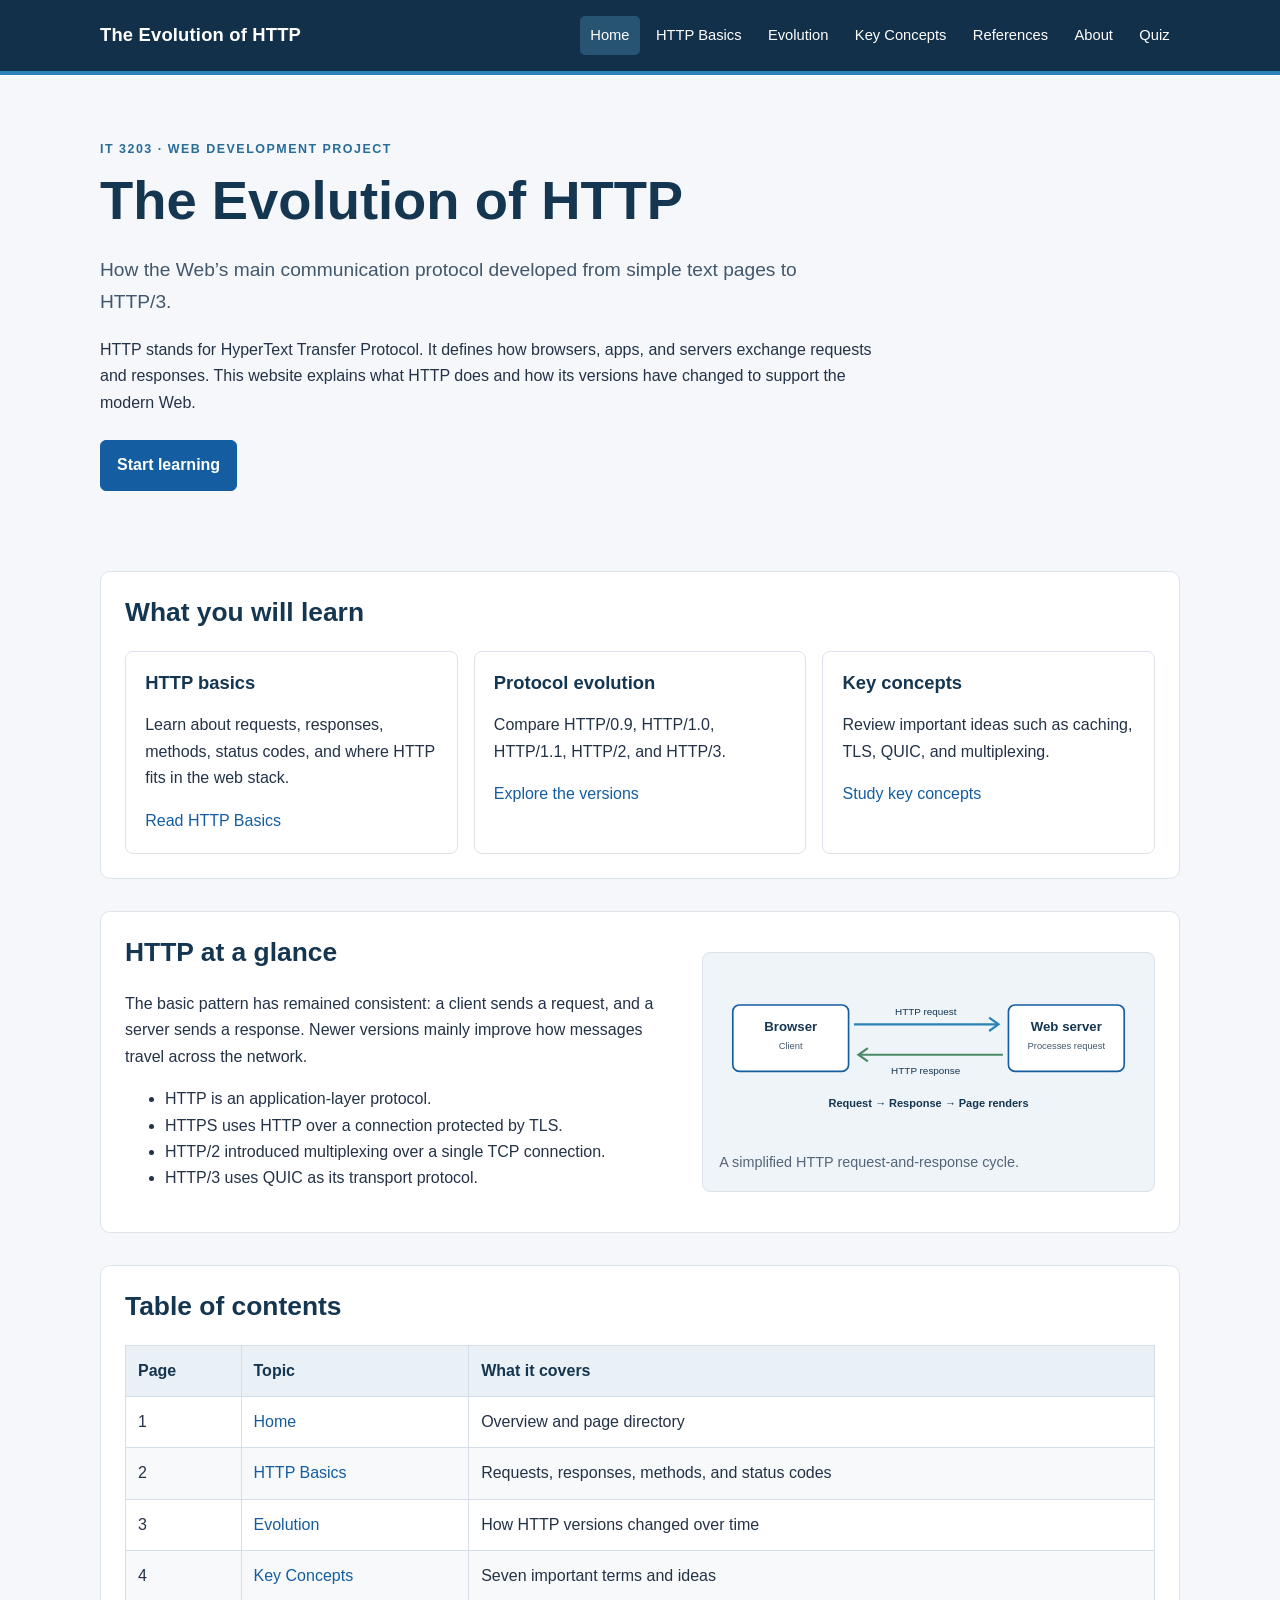
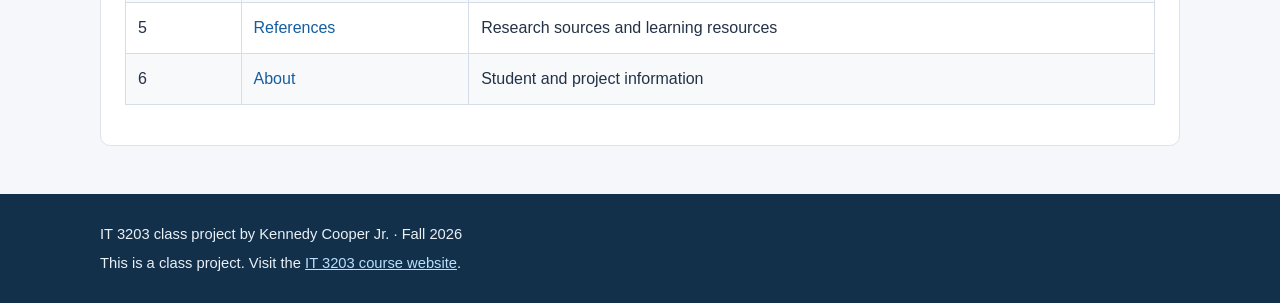
<file: index.html>
<!DOCTYPE html>
<html lang="en">
<head>
  <meta charset="UTF-8">
  <meta name="viewport" content="width=device-width, initial-scale=1.0">
  <title>The Evolution of HTTP | Home</title>
  <link rel="stylesheet" href="style.css">
</head>
<body>
  <!-- Shared header and navigation keep the site consistent across pages. -->
  <header class="site-header">
    <div class="container header-inner">
      <a class="site-name" href="index.html">The Evolution of HTTP</a>
      <nav aria-label="Main navigation">
        <ul class="nav-list">
          <li><a class="active" href="index.html">Home</a></li>
          <li><a href="basics.html">HTTP Basics</a></li>
          <li><a href="evolution.html">Evolution</a></li>
          <li><a href="concepts.html">Key Concepts</a></li>
          <li><a href="references.html">References</a></li>
          <li><a href="about.html">About</a></li>
          <li><a href="quiz.html">Quiz</a></li>

        </ul>
      </nav>
    </div>
  </header>

  <main class="container">
    <section class="hero">
      <p class="eyebrow">IT 3203 · Web Development Project</p>
      <h1>The Evolution of HTTP</h1>
      <p class="lead">How the Web’s main communication protocol developed from simple text pages to HTTP/3.</p>
      <p>HTTP stands for HyperText Transfer Protocol. It defines how browsers, apps, and servers exchange requests and responses. This website explains what HTTP does and how its versions have changed to support the modern Web.</p>
      <a class="button-link" href="basics.html">Start learning</a>
    </section>

    <section class="content-section">
      <h2>What you will learn</h2>
      <div class="card-grid">
        <article class="info-card">
          <h3>HTTP basics</h3>
          <p>Learn about requests, responses, methods, status codes, and where HTTP fits in the web stack.</p>
          <a href="basics.html">Read HTTP Basics</a>
        </article>
        <article class="info-card">
          <h3>Protocol evolution</h3>
          <p>Compare HTTP/0.9, HTTP/1.0, HTTP/1.1, HTTP/2, and HTTP/3.</p>
          <a href="evolution.html">Explore the versions</a>
        </article>
        <article class="info-card">
          <h3>Key concepts</h3>
          <p>Review important ideas such as caching, TLS, QUIC, and multiplexing.</p>
          <a href="concepts.html">Study key concepts</a>
        </article>
      </div>
    </section>

    <section class="content-section two-column">
      <div>
        <h2>HTTP at a glance</h2>
        <p>The basic pattern has remained consistent: a client sends a request, and a server sends a response. Newer versions mainly improve how messages travel across the network.</p>
        <ul>
          <li>HTTP is an application-layer protocol.</li>
          <li>HTTPS uses HTTP over a connection protected by TLS.</li>
          <li>HTTP/2 introduced multiplexing over a single TCP connection.</li>
          <li>HTTP/3 uses QUIC as its transport protocol.</li>
        </ul>
      </div>
      <figure class="diagram">
        <img src="http-flow.svg" alt="Diagram showing a browser sending an HTTP request to a web server and receiving a response">
        <figcaption>A simplified HTTP request-and-response cycle.</figcaption>
      </figure>
    </section>

    <section class="content-section">
      <h2>Table of contents</h2>
      <table>
        <thead><tr><th>Page</th><th>Topic</th><th>What it covers</th></tr></thead>
        <tbody>
          <tr><td>1</td><td><a href="index.html">Home</a></td><td>Overview and page directory</td></tr>
          <tr><td>2</td><td><a href="basics.html">HTTP Basics</a></td><td>Requests, responses, methods, and status codes</td></tr>
          <tr><td>3</td><td><a href="evolution.html">Evolution</a></td><td>How HTTP versions changed over time</td></tr>
          <tr><td>4</td><td><a href="concepts.html">Key Concepts</a></td><td>Seven important terms and ideas</td></tr>
          <tr><td>5</td><td><a href="references.html">References</a></td><td>Research sources and learning resources</td></tr>
          <tr><td>6</td><td><a href="about.html">About</a></td><td>Student and project information</td></tr>
        </tbody>
      </table>
    </section>
  </main>

  <!-- The footer identifies this as a class project, as required by the guide. -->
  <footer class="site-footer">
    <div class="container">
      <p>IT 3203 class project by Kennedy Cooper Jr. · Fall 2026</p>
      <p>This is a class project. Visit the <a href="https://ksuweb.github.io/IT3203/">IT 3203 course website</a>.</p>
    </div>
  </footer>
</body>
</html>
</file>
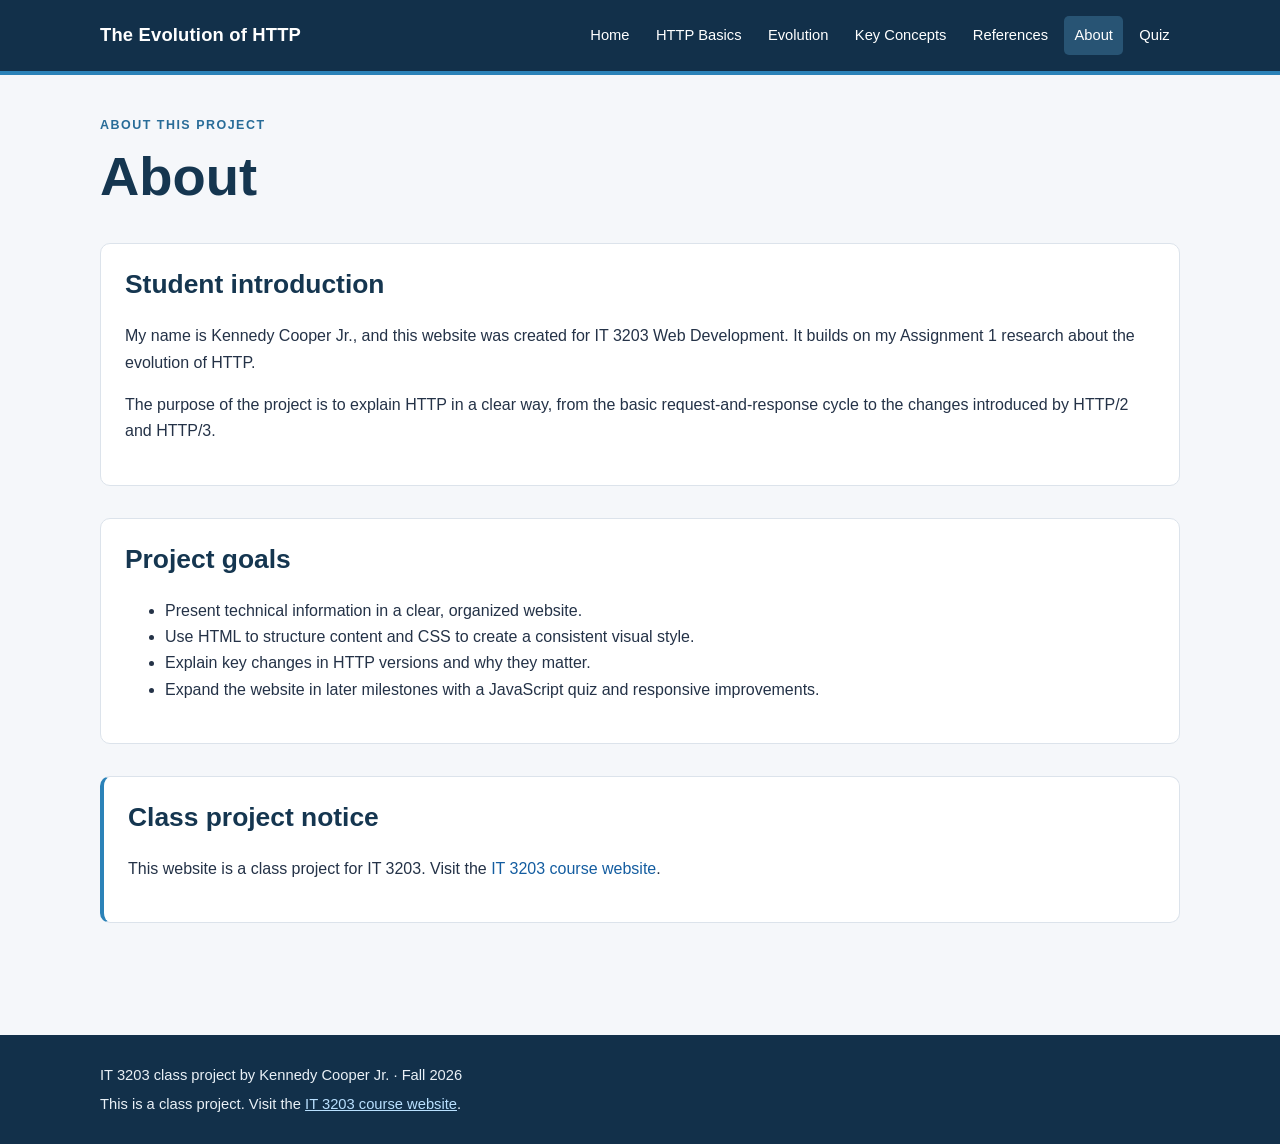
<file: about.html>
<!DOCTYPE html>
<html lang="en">
<head>
  <meta charset="UTF-8">
  <meta name="viewport" content="width=device-width, initial-scale=1.0">
  <title>The Evolution of HTTP | About</title>
  <link rel="stylesheet" href="style.css">
</head>
<body>
  <!-- Shared site header. Update this page if you want to add more approved personal details. -->
  <header class="site-header"><div class="container header-inner">
    <a class="site-name" href="index.html">The Evolution of HTTP</a>
    <nav aria-label="Main navigation"><ul class="nav-list">
      <li><a href="index.html">Home</a></li><li><a href="basics.html">HTTP Basics</a></li>
      <li><a href="evolution.html">Evolution</a></li><li><a href="concepts.html">Key Concepts</a></li>
      <li><a href="references.html">References</a></li><li><a class="active" href="about.html">About</a></li>
      <li><a href="quiz.html">Quiz</a></li>

    </ul></nav>
  </div></header>
  <main class="container page-content">
    <p class="eyebrow">About this project</p>
    <h1>About</h1>
    <section class="content-section">
      <h2>Student introduction</h2>
      <p>My name is Kennedy Cooper Jr., and this website was created for IT 3203 Web Development. It builds on my Assignment 1 research about the evolution of HTTP.</p>
      <p>The purpose of the project is to explain HTTP in a clear way, from the basic request-and-response cycle to the changes introduced by HTTP/2 and HTTP/3.</p>
    </section>
    <section class="content-section">
      <h2>Project goals</h2>
      <ul>
        <li>Present technical information in a clear, organized website.</li>
        <li>Use HTML to structure content and CSS to create a consistent visual style.</li>
        <li>Explain key changes in HTTP versions and why they matter.</li>
        <li>Expand the website in later milestones with a JavaScript quiz and responsive improvements.</li>
      </ul>
    </section>
    <section class="content-section note">
      <h2>Class project notice</h2>
      <p>This website is a class project for IT 3203. Visit the <a href="https://ksuweb.github.io/IT3203/">IT 3203 course website</a>.</p>
    </section>
  </main>
  <footer class="site-footer"><div class="container">
    <p>IT 3203 class project by Kennedy Cooper Jr. · Fall 2026</p>
    <p>This is a class project. Visit the <a href="https://ksuweb.github.io/IT3203/">IT 3203 course website</a>.</p>
  </div></footer>
</body>
</html>
</file>
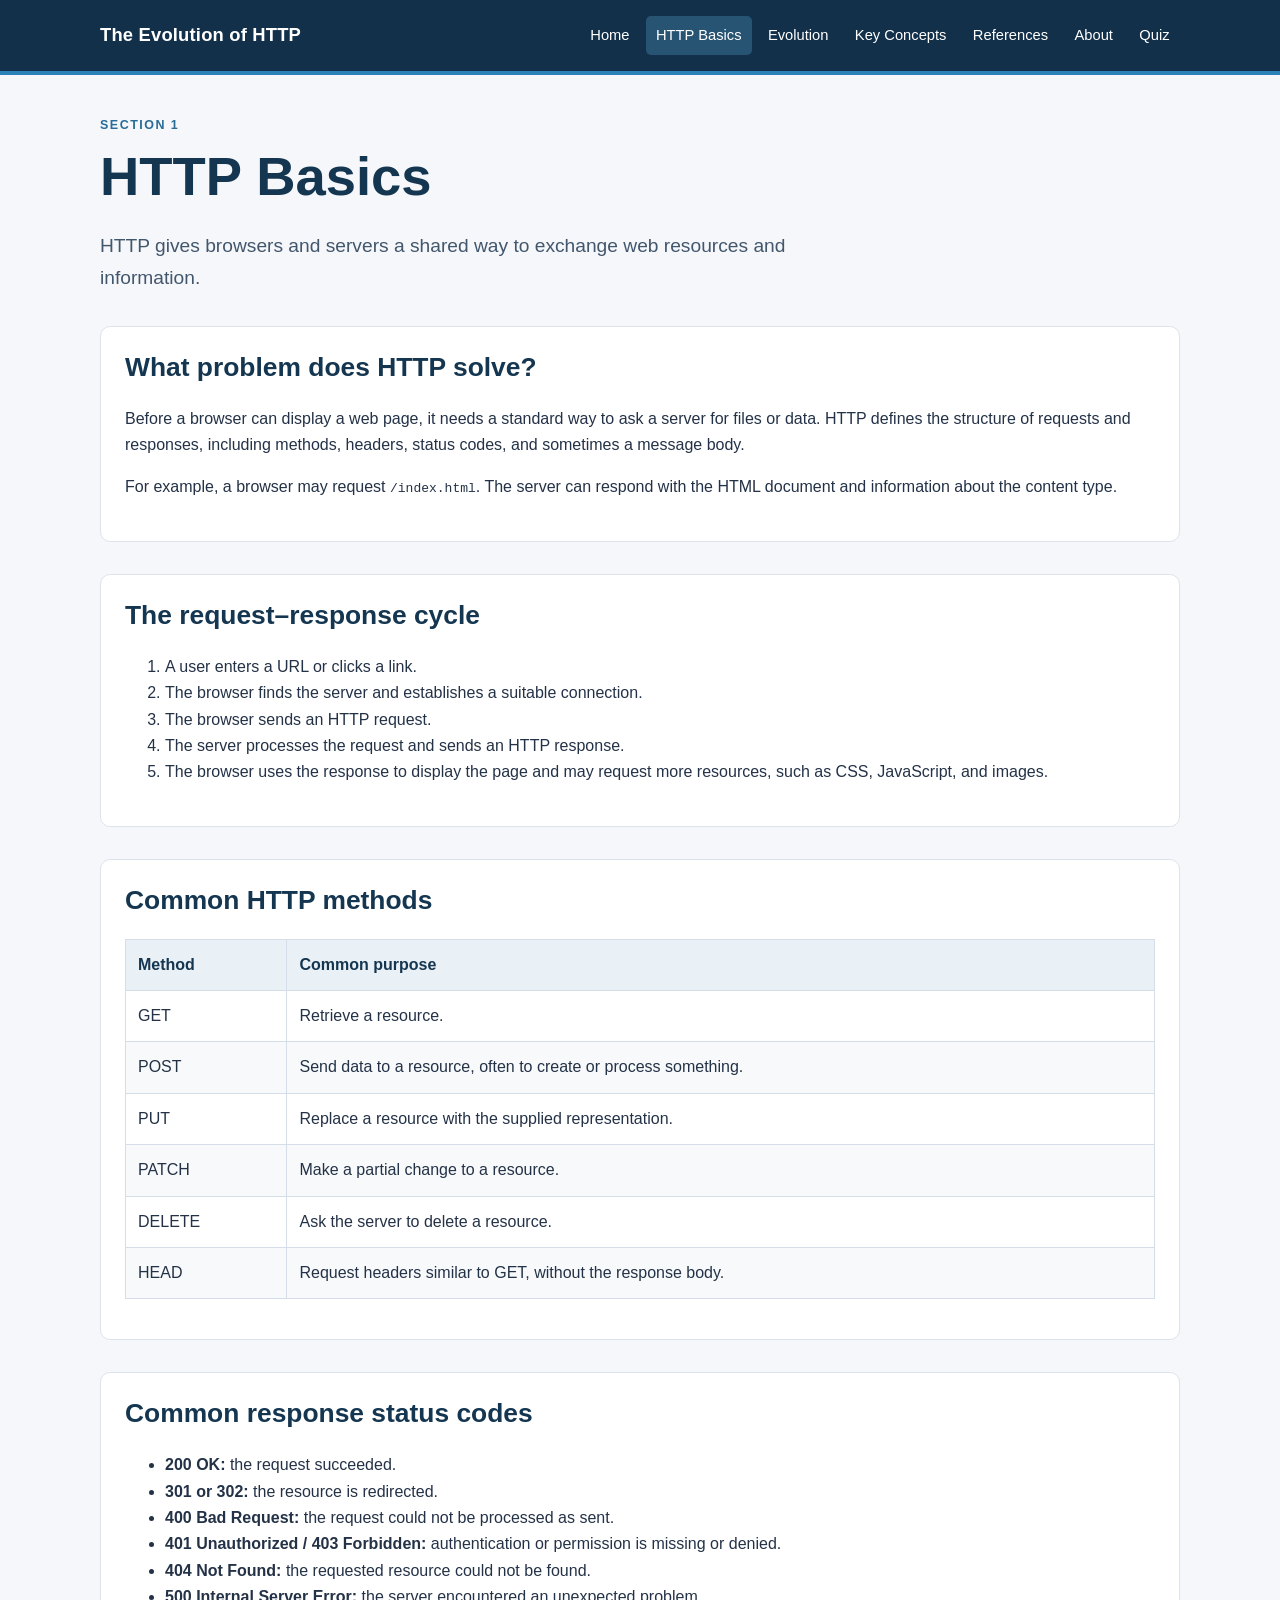
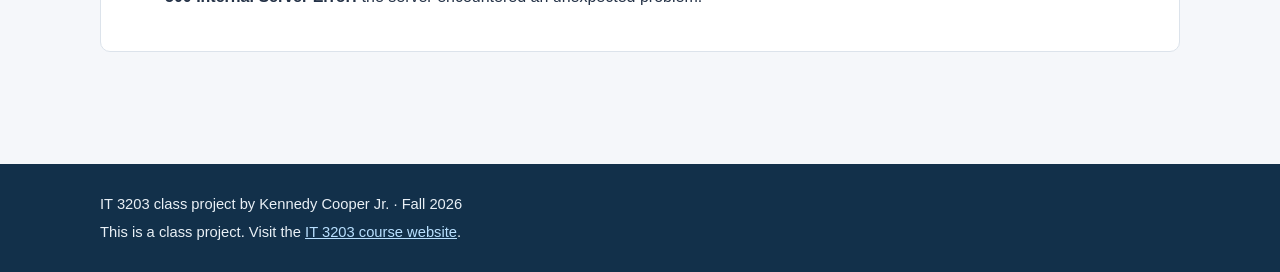
<file: basics.html>
<!DOCTYPE html>
<html lang="en">
<head>
  <meta charset="UTF-8">
  <meta name="viewport" content="width=device-width, initial-scale=1.0">
  <title>The Evolution of HTTP | HTTP Basics</title>
  <link rel="stylesheet" href="style.css">
</head>
<body>
  <!-- Keep the same navigation on every page. -->
  <header class="site-header"><div class="container header-inner">
    <a class="site-name" href="index.html">The Evolution of HTTP</a>
    <nav aria-label="Main navigation"><ul class="nav-list">
      <li><a href="index.html">Home</a></li><li><a class="active" href="basics.html">HTTP Basics</a></li>
      <li><a href="evolution.html">Evolution</a></li><li><a href="concepts.html">Key Concepts</a></li>
      <li><a href="references.html">References</a></li>
      <li><a href="about.html">About</a></li>
      <li><a href="quiz.html">Quiz</a></li>

    </ul></nav>
  </div></header>
  <main class="container page-content">
    <p class="eyebrow">Section 1</p>
    <h1>HTTP Basics</h1>
    <p class="lead">HTTP gives browsers and servers a shared way to exchange web resources and information.</p>

    <section class="content-section">
      <h2>What problem does HTTP solve?</h2>
      <p>Before a browser can display a web page, it needs a standard way to ask a server for files or data. HTTP defines the structure of requests and responses, including methods, headers, status codes, and sometimes a message body.</p>
      <p>For example, a browser may request <code>/index.html</code>. The server can respond with the HTML document and information about the content type.</p>
    </section>

    <section class="content-section">
      <h2>The request–response cycle</h2>
      <ol>
        <li>A user enters a URL or clicks a link.</li>
        <li>The browser finds the server and establishes a suitable connection.</li>
        <li>The browser sends an HTTP request.</li>
        <li>The server processes the request and sends an HTTP response.</li>
        <li>The browser uses the response to display the page and may request more resources, such as CSS, JavaScript, and images.</li>
      </ol>
    </section>

    <section class="content-section">
      <h2>Common HTTP methods</h2>
      <table>
        <thead><tr><th>Method</th><th>Common purpose</th></tr></thead>
        <tbody>
          <tr><td>GET</td><td>Retrieve a resource.</td></tr>
          <tr><td>POST</td><td>Send data to a resource, often to create or process something.</td></tr>
          <tr><td>PUT</td><td>Replace a resource with the supplied representation.</td></tr>
          <tr><td>PATCH</td><td>Make a partial change to a resource.</td></tr>
          <tr><td>DELETE</td><td>Ask the server to delete a resource.</td></tr>
          <tr><td>HEAD</td><td>Request headers similar to GET, without the response body.</td></tr>
        </tbody>
      </table>
    </section>

    <section class="content-section">
      <h2>Common response status codes</h2>
      <ul>
        <li><strong>200 OK:</strong> the request succeeded.</li>
        <li><strong>301 or 302:</strong> the resource is redirected.</li>
        <li><strong>400 Bad Request:</strong> the request could not be processed as sent.</li>
        <li><strong>401 Unauthorized / 403 Forbidden:</strong> authentication or permission is missing or denied.</li>
        <li><strong>404 Not Found:</strong> the requested resource could not be found.</li>
        <li><strong>500 Internal Server Error:</strong> the server encountered an unexpected problem.</li>
      </ul>
    </section>
  </main>
  <footer class="site-footer"><div class="container">
    <p>IT 3203 class project by Kennedy Cooper Jr. · Fall 2026</p>
    <p>This is a class project. Visit the <a href="https://ksuweb.github.io/IT3203/">IT 3203 course website</a>.</p>
  </div></footer>
</body>
</html>
</file>
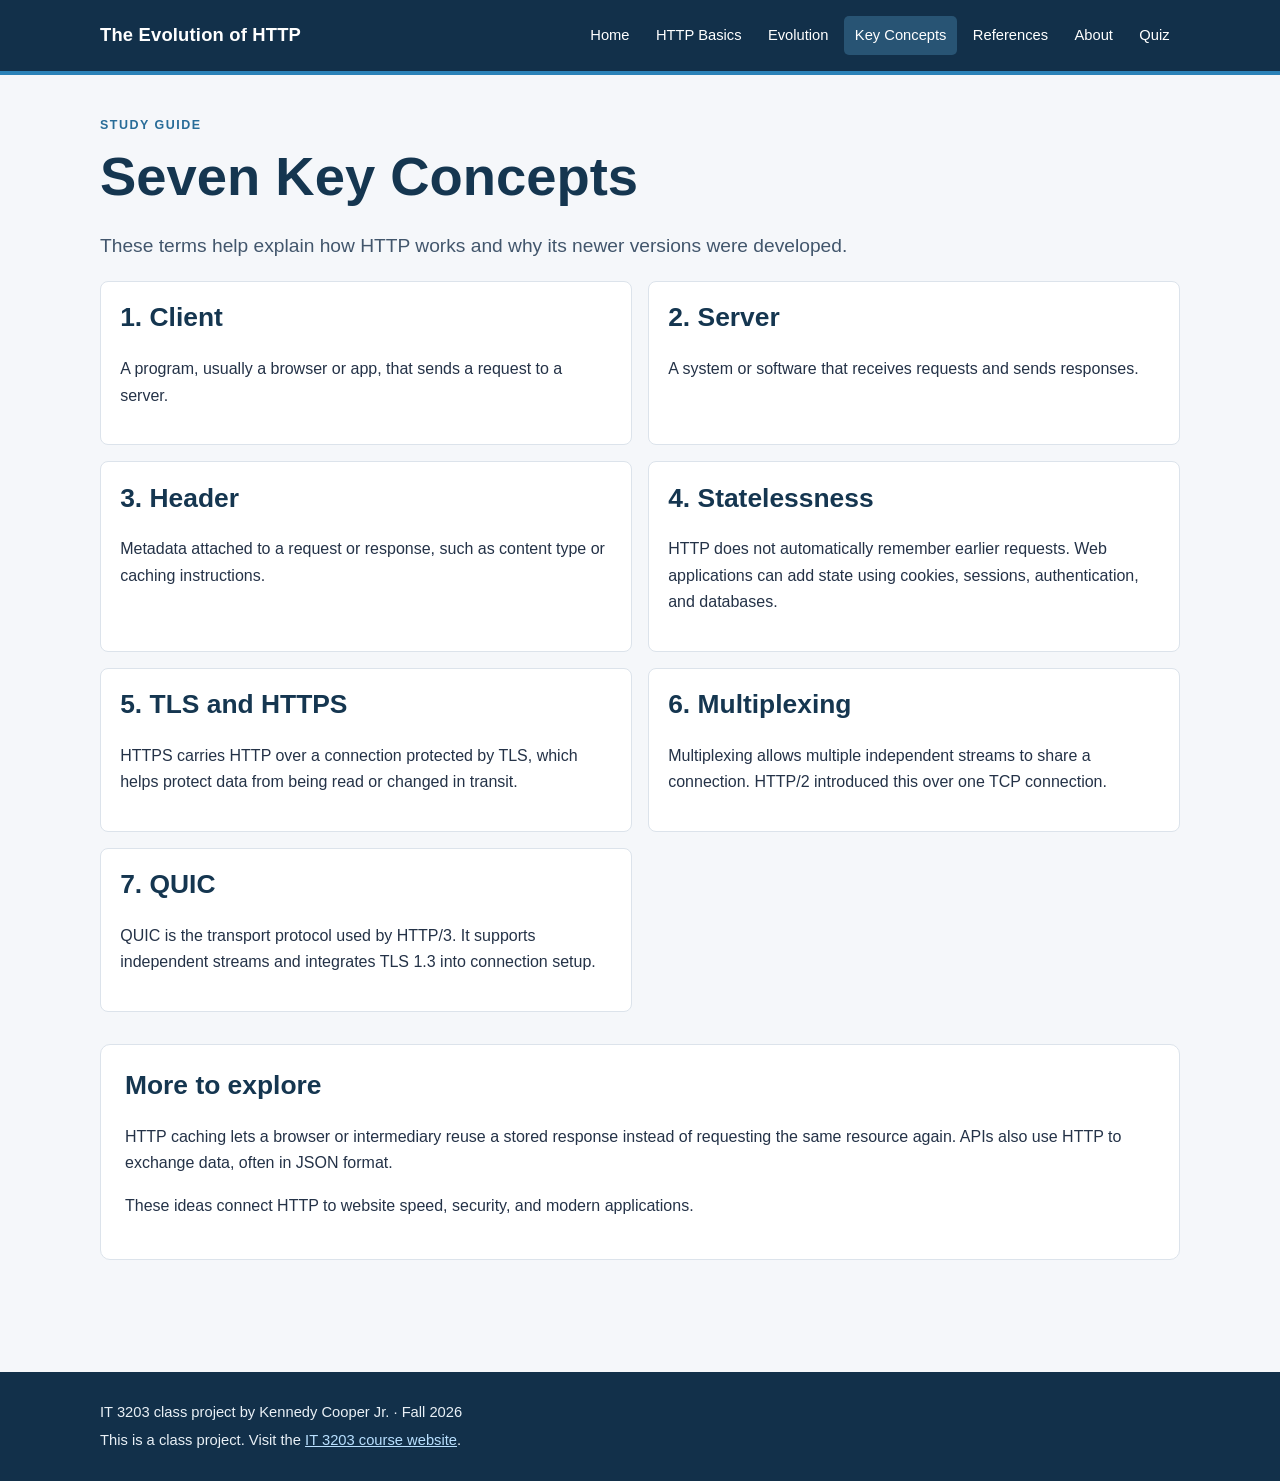
<file: concepts.html>
<!DOCTYPE html>
<html lang="en">
<head>
  <meta charset="UTF-8">
  <meta name="viewport" content="width=device-width, initial-scale=1.0">
  <title>The Evolution of HTTP | Key Concepts</title>
  <link rel="stylesheet" href="style.css">
</head>
<body>
  <!-- Shared site header. -->
  <header class="site-header"><div class="container header-inner">
    <a class="site-name" href="index.html">The Evolution of HTTP</a>
    <nav aria-label="Main navigation"><ul class="nav-list">
      <li><a href="index.html">Home</a></li><li><a href="basics.html">HTTP Basics</a></li>
      <li><a href="evolution.html">Evolution</a></li><li><a class="active" href="concepts.html">Key Concepts</a></li>
      <li><a href="references.html">References</a></li><li><a href="about.html">About</a></li>
      <li><a href="quiz.html">Quiz</a></li>

    </ul></nav>
  </div></header>
  <main class="container page-content">
    <p class="eyebrow">Study guide</p>
    <h1>Seven Key Concepts</h1>
    <p class="lead">These terms help explain how HTTP works and why its newer versions were developed.</p>
    <div class="concept-list">
      <article class="info-card"><h2>1. Client</h2><p>A program, usually a browser or app, that sends a request to a server.</p></article>
      <article class="info-card"><h2>2. Server</h2><p>A system or software that receives requests and sends responses.</p></article>
      <article class="info-card"><h2>3. Header</h2><p>Metadata attached to a request or response, such as content type or caching instructions.</p></article>
      <article class="info-card"><h2>4. Statelessness</h2><p>HTTP does not automatically remember earlier requests. Web applications can add state using cookies, sessions, authentication, and databases.</p></article>
      <article class="info-card"><h2>5. TLS and HTTPS</h2><p>HTTPS carries HTTP over a connection protected by TLS, which helps protect data from being read or changed in transit.</p></article>
      <article class="info-card"><h2>6. Multiplexing</h2><p>Multiplexing allows multiple independent streams to share a connection. HTTP/2 introduced this over one TCP connection.</p></article>
      <article class="info-card"><h2>7. QUIC</h2><p>QUIC is the transport protocol used by HTTP/3. It supports independent streams and integrates TLS 1.3 into connection setup.</p></article>
    </div>
    <section class="content-section">
      <h2>More to explore</h2>
      <p>HTTP caching lets a browser or intermediary reuse a stored response instead of requesting the same resource again. APIs also use HTTP to exchange data, often in JSON format.</p>
      <p>These ideas connect HTTP to website speed, security, and modern applications.</p>
    </section>
  </main>
  <footer class="site-footer"><div class="container">
    <p>IT 3203 class project by Kennedy Cooper Jr. · Fall 2026</p>
    <p>This is a class project. Visit the <a href="https://ksuweb.github.io/IT3203/">IT 3203 course website</a>.</p>
  </div></footer>
</body>
</html>
</file>
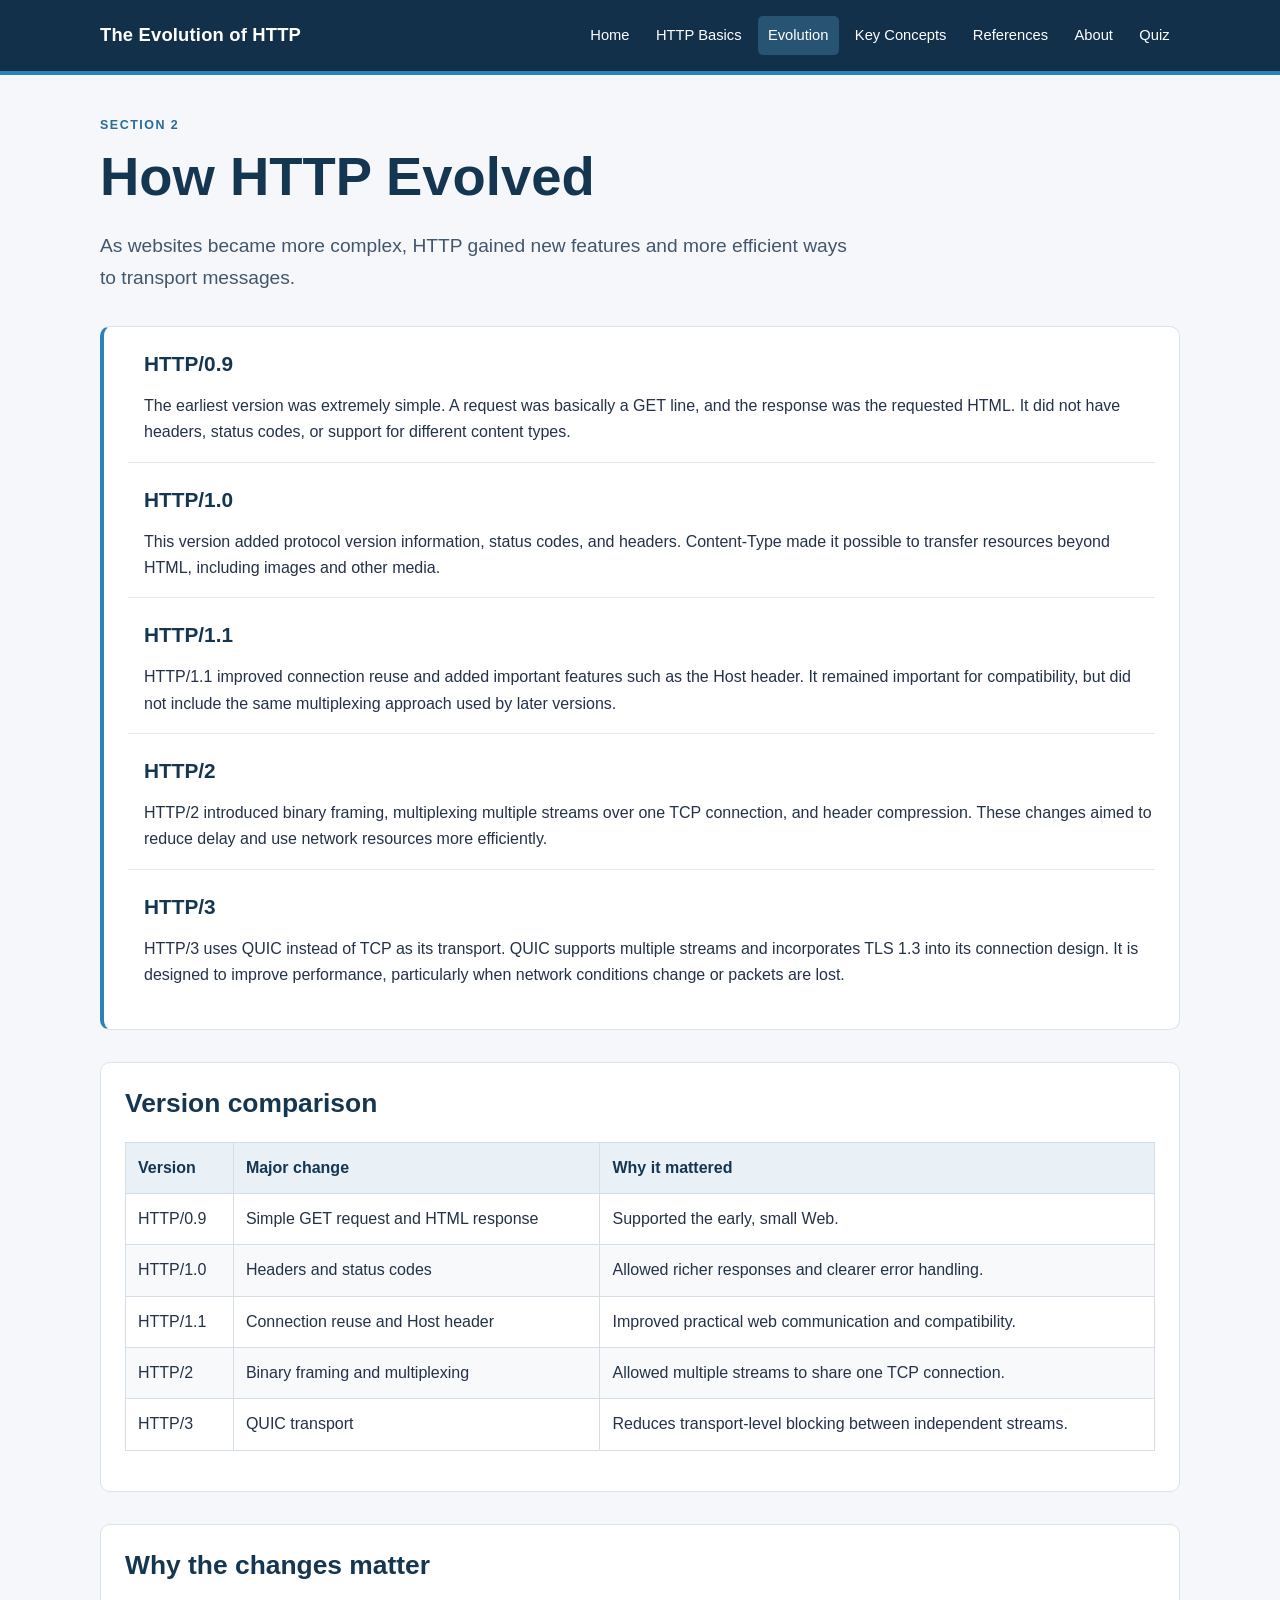
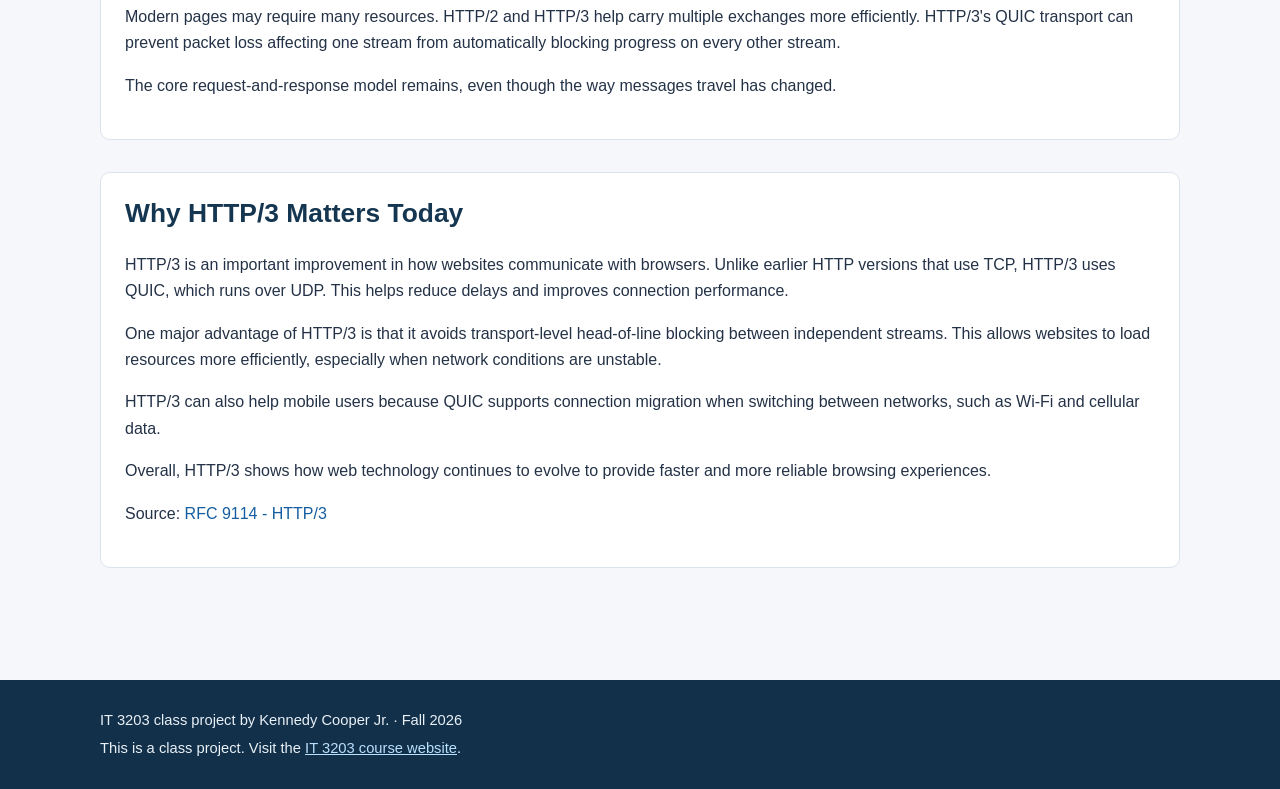
<file: evolution.html>
<!DOCTYPE html>
<html lang="en">
<head>
  <meta charset="UTF-8">
  <meta name="viewport" content="width=device-width, initial-scale=1.0">
  <title>The Evolution of HTTP | Evolution</title>
  <link rel="stylesheet" href="style.css">
</head>
<body>
  <!-- Shared site header. -->
  <header class="site-header"><div class="container header-inner">
    <a class="site-name" href="index.html">The Evolution of HTTP</a>
    <nav aria-label="Main navigation"><ul class="nav-list">
      <li><a href="index.html">Home</a></li><li><a href="basics.html">HTTP Basics</a></li>
      <li><a class="active" href="evolution.html">Evolution</a></li><li><a href="concepts.html">Key Concepts</a></li>
      <li><a href="references.html">References</a></li><li><a href="about.html">About</a></li>
      <li><a href="quiz.html">Quiz</a></li>

    </ul></nav>
  </div></header>
  <main class="container page-content">
    <p class="eyebrow">Section 2</p>
    <h1>How HTTP Evolved</h1>
    <p class="lead">As websites became more complex, HTTP gained new features and more efficient ways to transport messages.</p>

    <section class="content-section timeline">
      <article><h2>HTTP/0.9</h2><p>The earliest version was extremely simple. A request was basically a GET line, and the response was the requested HTML. It did not have headers, status codes, or support for different content types.</p></article>
      <article><h2>HTTP/1.0</h2><p>This version added protocol version information, status codes, and headers. Content-Type made it possible to transfer resources beyond HTML, including images and other media.</p></article>
      <article><h2>HTTP/1.1</h2><p>HTTP/1.1 improved connection reuse and added important features such as the Host header. It remained important for compatibility, but did not include the same multiplexing approach used by later versions.</p></article>
      <article><h2>HTTP/2</h2><p>HTTP/2 introduced binary framing, multiplexing multiple streams over one TCP connection, and header compression. These changes aimed to reduce delay and use network resources more efficiently.</p></article>
      <article><h2>HTTP/3</h2><p>HTTP/3 uses QUIC instead of TCP as its transport. QUIC supports multiple streams and incorporates TLS 1.3 into its connection design. It is designed to improve performance, particularly when network conditions change or packets are lost.</p></article>
    </section>

    <section class="content-section">
      <h2>Version comparison</h2>
      <table>
        <thead><tr><th>Version</th><th>Major change</th><th>Why it mattered</th></tr></thead>
        <tbody>
          <tr><td>HTTP/0.9</td><td>Simple GET request and HTML response</td><td>Supported the early, small Web.</td></tr>
          <tr><td>HTTP/1.0</td><td>Headers and status codes</td><td>Allowed richer responses and clearer error handling.</td></tr>
          <tr><td>HTTP/1.1</td><td>Connection reuse and Host header</td><td>Improved practical web communication and compatibility.</td></tr>
          <tr><td>HTTP/2</td><td>Binary framing and multiplexing</td><td>Allowed multiple streams to share one TCP connection.</td></tr>
          <tr><td>HTTP/3</td><td>QUIC transport</td><td>Reduces transport-level blocking between independent streams.</td></tr>
        </tbody>
      </table>
    </section>

    <section class="content-section">
      <h2>Why the changes matter</h2>
      <p>Modern pages may require many resources. HTTP/2 and HTTP/3 help carry multiple exchanges more efficiently. HTTP/3's QUIC transport can prevent packet loss affecting one stream from automatically blocking progress on every other stream.</p>
      <p>The core request-and-response model remains, even though the way messages travel has changed.</p>
    </section>
    
<section class="content-section">
  <h2>Why HTTP/3 Matters Today</h2>

  <p>
    HTTP/3 is an important improvement in how websites
    communicate with browsers. Unlike earlier HTTP
    versions that use TCP, HTTP/3 uses QUIC, which runs
    over UDP. This helps reduce delays and improves
    connection performance.
  </p>

  <p>
    One major advantage of HTTP/3 is that it avoids
    transport-level head-of-line blocking between
    independent streams. This allows websites to load
    resources more efficiently, especially when network
    conditions are unstable.
  </p>

  <p>
    HTTP/3 can also help mobile users because QUIC
    supports connection migration when switching
    between networks, such as Wi-Fi and cellular data.
  </p>

  <p>
    Overall, HTTP/3 shows how web technology continues
    to evolve to provide faster and more reliable
    browsing experiences.
  </p>

  <p>
    Source:
    <a href="https://www.rfc-editor.org/rfc/rfc9114"
       target="_blank" rel="noopener noreferrer">
      RFC 9114 - HTTP/3
    </a>
  </p>
</section>
  </main>
  <footer class="site-footer"><div class="container">
    <p>IT 3203 class project by Kennedy Cooper Jr. · Fall 2026</p>
    <p>This is a class project. Visit the <a href="https://ksuweb.github.io/IT3203/">IT 3203 course website</a>.</p>
  </div></footer>
</body>
</html>
</file>
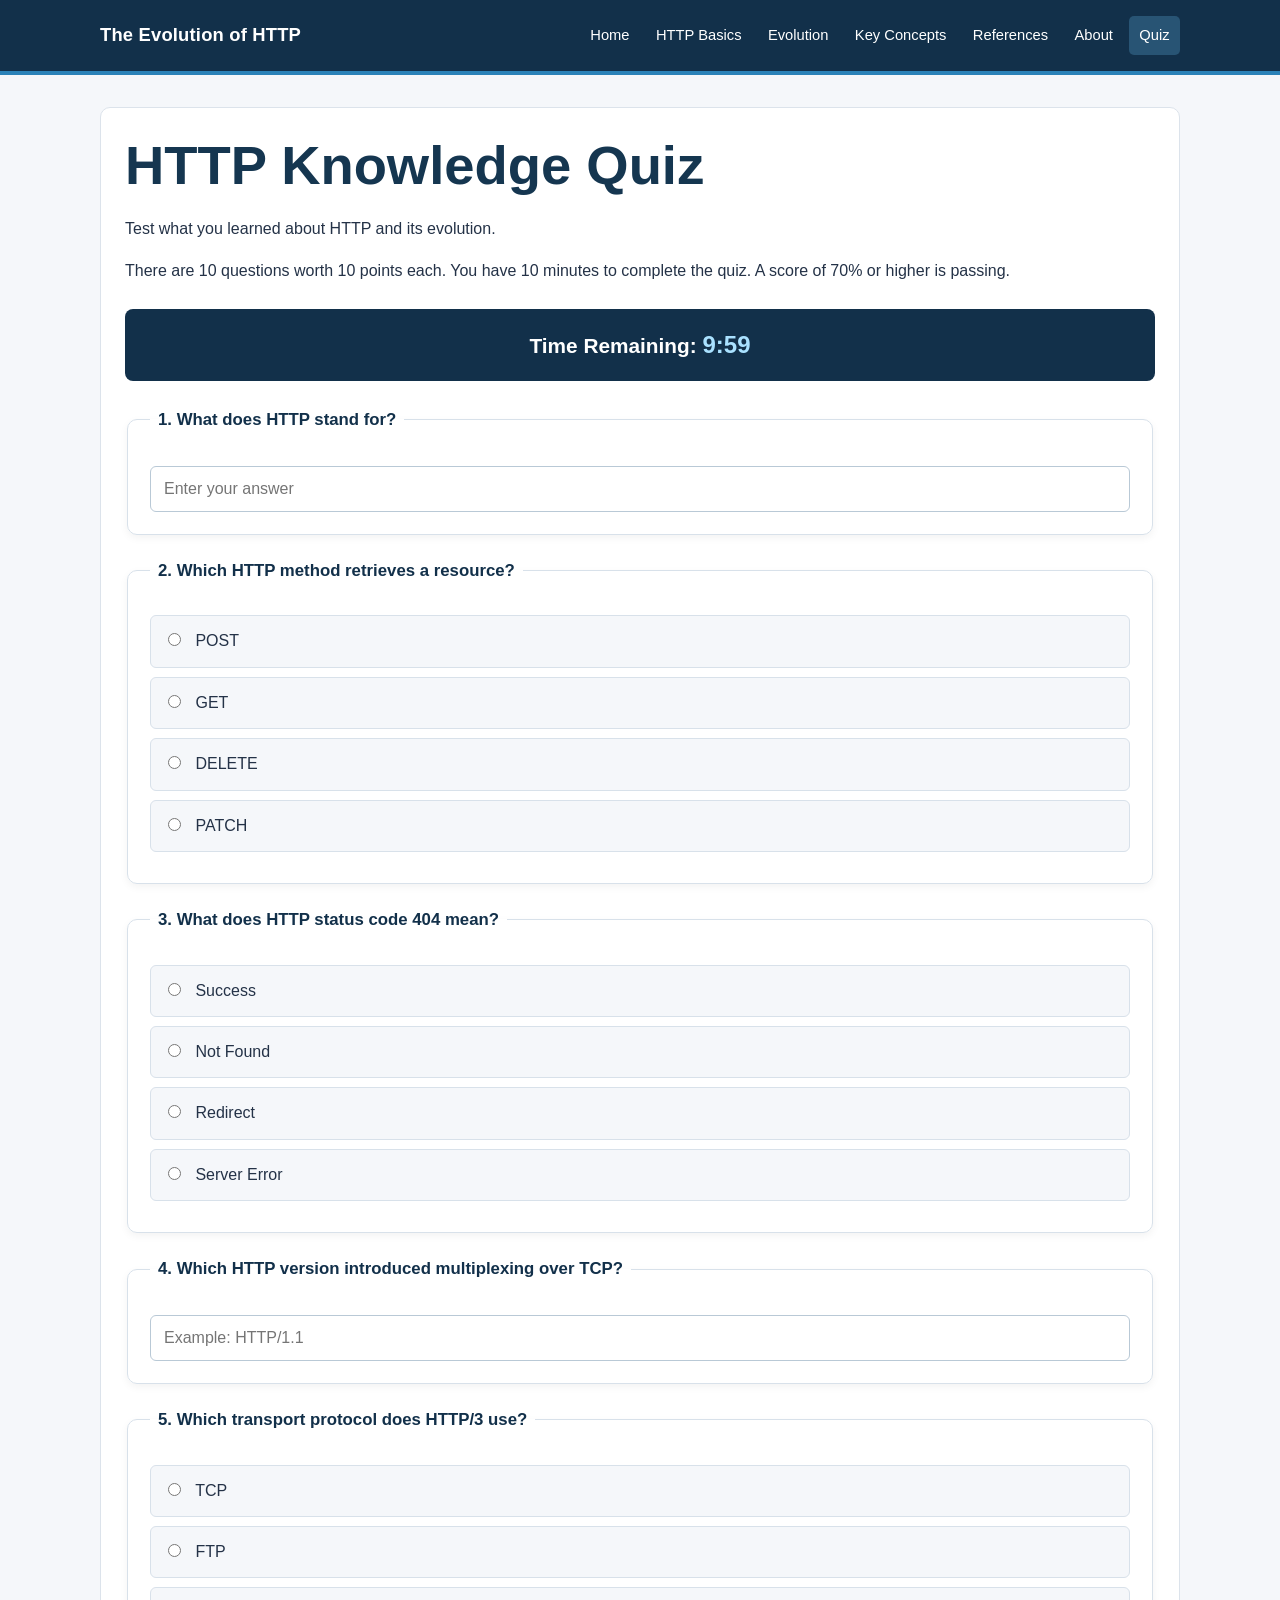
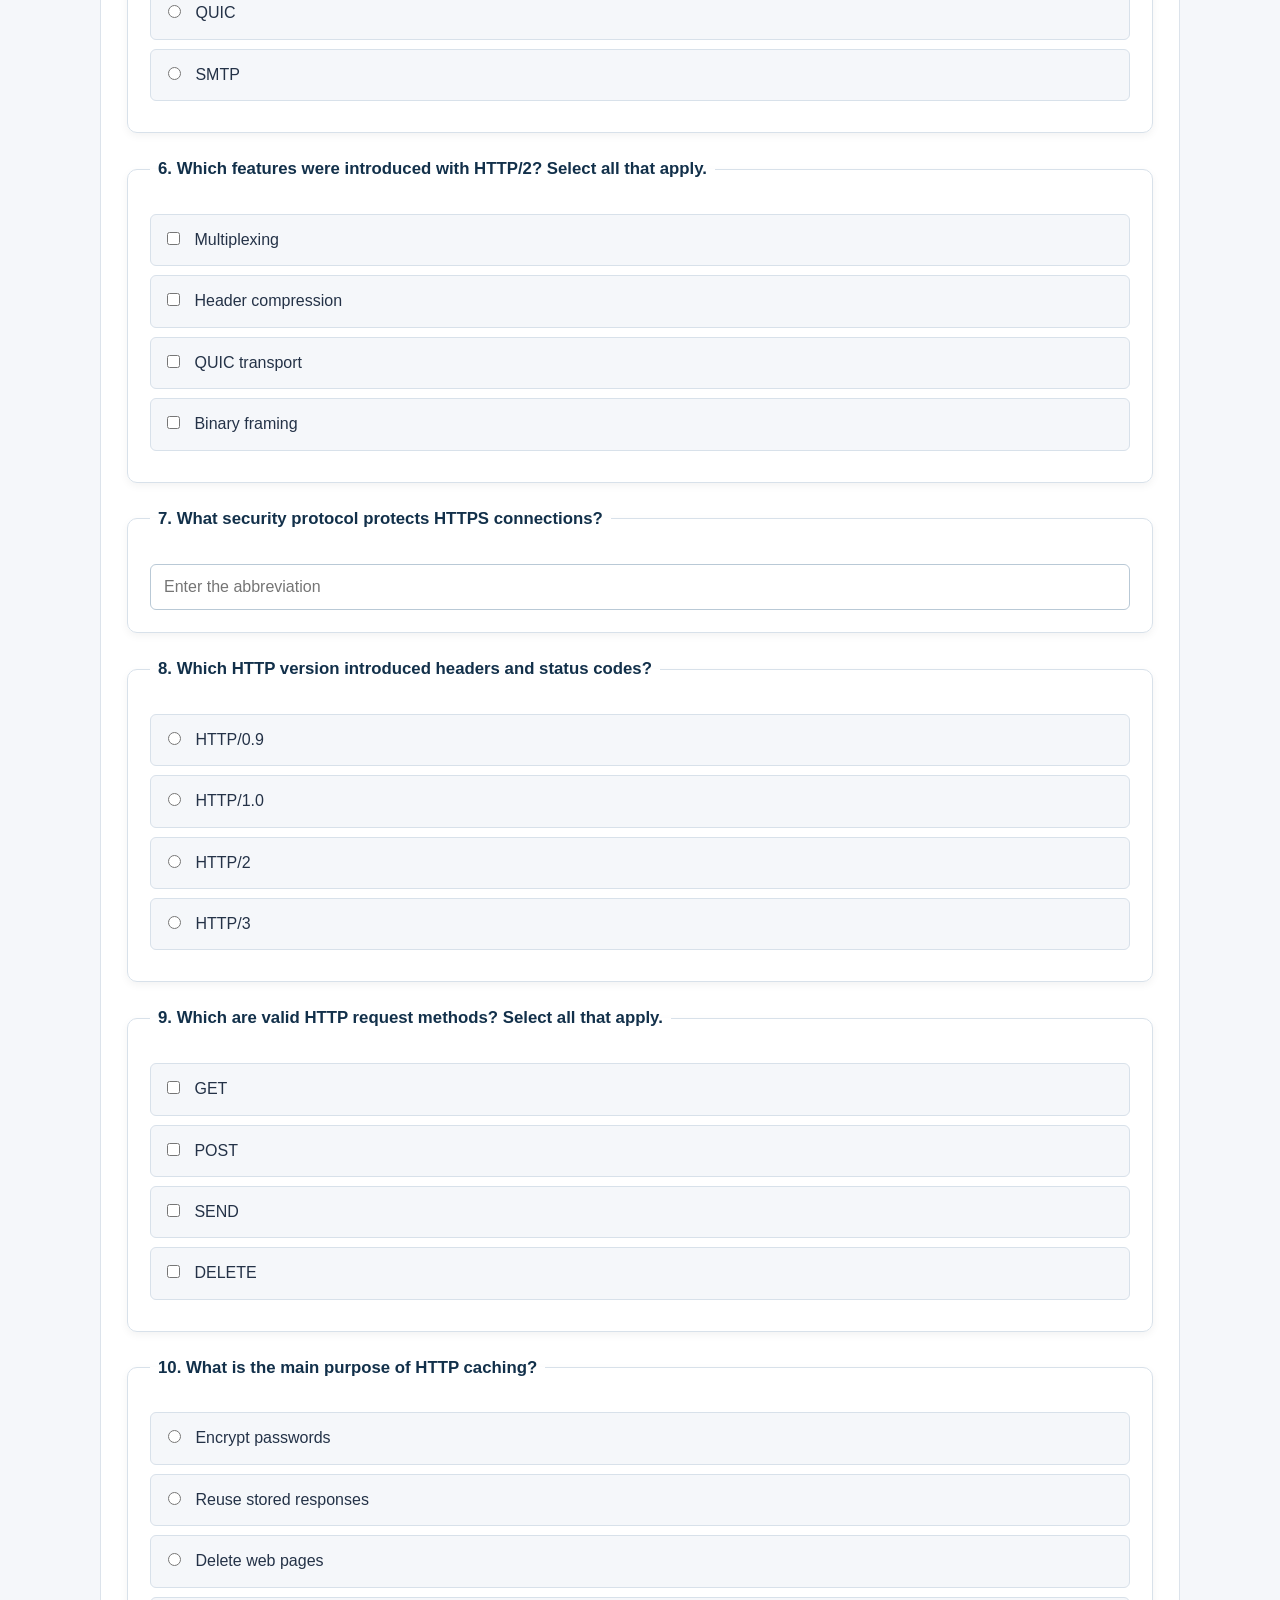
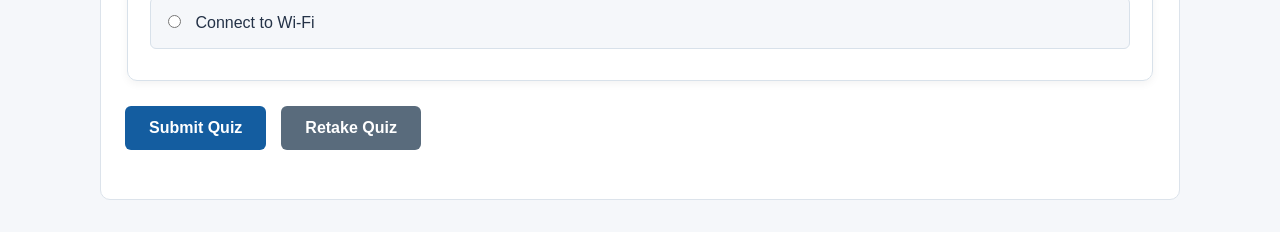
<file: quiz.html>
<!DOCTYPE html>
<html lang="en">
<head>
  <meta charset="UTF-8">
  <meta name="viewport" content="width=device-width, initial-scale=1.0">
  <title>HTTP Knowledge Quiz | The Evolution of HTTP</title>
  <link rel="stylesheet" href="style.css">
</head>
<body>

  <!-- Main website navigation -->
  <header class="site-header">
    <div class="container header-inner">
      <a class="site-name" href="index.html">The Evolution of HTTP</a>
      <nav aria-label="Main navigation">
        <ul class="nav-list">
          <li><a href="index.html">Home</a></li>
          <li><a href="basics.html">HTTP Basics</a></li>
          <li><a href="evolution.html">Evolution</a></li>
          <li><a href="concepts.html">Key Concepts</a></li>
          <li><a href="references.html">References</a></li>
          <li><a href="about.html">About</a></li>
          <li><a class="active" href="quiz.html">Quiz</a></li>
        </ul>
      </nav>
    </div>
  </header>

  <main class="container">
    <section class="content-section">
      <h1>HTTP Knowledge Quiz</h1>
      <p>Test what you learned about HTTP and its evolution.</p>
      <p>There are 10 questions worth 10 points each.
         You have 10 minutes to complete the quiz.
         A score of 70% or higher is passing.</p>

      <div class="quiz-timer" aria-live="off">
        Time Remaining: <strong id="timer">10:00</strong>
      </div>

      <!-- Results appear here after submission -->
      <section id="results" aria-live="polite" hidden></section>

      <form id="quizForm">

        <!-- Question 1: Fill in the blank -->
        <fieldset>
          <legend>1. What does HTTP stand for?</legend>
          <input type="text" name="q1"
                 placeholder="Enter your answer">
        </fieldset>

        <!-- Question 2: Multiple choice -->
        <fieldset>
          <legend>2. Which HTTP method retrieves a resource?</legend>
          <label><input type="radio" name="q2" value="POST"> POST</label>
          <label><input type="radio" name="q2" value="GET"> GET</label>
          <label><input type="radio" name="q2" value="DELETE"> DELETE</label>
          <label><input type="radio" name="q2" value="PATCH"> PATCH</label>
        </fieldset>

        <!-- Question 3: Multiple choice -->
        <fieldset>
          <legend>3. What does HTTP status code 404 mean?</legend>
          <label><input type="radio" name="q3" value="Success"> Success</label>
          <label><input type="radio" name="q3" value="Not Found"> Not Found</label>
          <label><input type="radio" name="q3" value="Redirect"> Redirect</label>
          <label><input type="radio" name="q3" value="Server Error"> Server Error</label>
        </fieldset>

        <!-- Question 4: Fill in the blank -->
        <fieldset>
          <legend>4. Which HTTP version introduced multiplexing over TCP?</legend>
          <input type="text" name="q4"
                 placeholder="Example: HTTP/1.1">
        </fieldset>

        <!-- Question 5: Multiple choice -->
        <fieldset>
          <legend>5. Which transport protocol does HTTP/3 use?</legend>
          <label><input type="radio" name="q5" value="TCP"> TCP</label>
          <label><input type="radio" name="q5" value="FTP"> FTP</label>
          <label><input type="radio" name="q5" value="QUIC"> QUIC</label>
          <label><input type="radio" name="q5" value="SMTP"> SMTP</label>
        </fieldset>

        <!-- Question 6: Multiple selection -->
        <fieldset>
          <legend>6. Which features were introduced with HTTP/2? Select all that apply.</legend>
          <label><input type="checkbox" name="q6" value="Multiplexing"> Multiplexing</label>
          <label><input type="checkbox" name="q6" value="Header Compression"> Header compression</label>
          <label><input type="checkbox" name="q6" value="QUIC"> QUIC transport</label>
          <label><input type="checkbox" name="q6" value="Binary Framing"> Binary framing</label>
        </fieldset>

        <!-- Question 7: Fill in the blank -->
        <fieldset>
          <legend>7. What security protocol protects HTTPS connections?</legend>
          <input type="text" name="q7"
                 placeholder="Enter the abbreviation">
        </fieldset>

        <!-- Question 8: Multiple choice -->
        <fieldset>
          <legend>8. Which HTTP version introduced headers and status codes?</legend>
          <label><input type="radio" name="q8" value="HTTP/0.9"> HTTP/0.9</label>
          <label><input type="radio" name="q8" value="HTTP/1.0"> HTTP/1.0</label>
          <label><input type="radio" name="q8" value="HTTP/2"> HTTP/2</label>
          <label><input type="radio" name="q8" value="HTTP/3"> HTTP/3</label>
        </fieldset>

        <!-- Question 9: Multiple selection -->
        <fieldset>
          <legend>9. Which are valid HTTP request methods? Select all that apply.</legend>
          <label><input type="checkbox" name="q9" value="GET"> GET</label>
          <label><input type="checkbox" name="q9" value="POST"> POST</label>
          <label><input type="checkbox" name="q9" value="SEND"> SEND</label>
          <label><input type="checkbox" name="q9" value="DELETE"> DELETE</label>
        </fieldset>

        <!-- Question 10: Multiple choice -->
        <fieldset>
          <legend>10. What is the main purpose of HTTP caching?</legend>
          <label><input type="radio" name="q10" value="Encrypt"> Encrypt passwords</label>
          <label><input type="radio" name="q10" value="Reuse"> Reuse stored responses</label>
          <label><input type="radio" name="q10" value="Delete"> Delete web pages</label>
          <label><input type="radio" name="q10" value="Connect"> Connect to Wi-Fi</label>
        </fieldset>

        <div class="quiz-actions">
          <button type="submit" id="submitQuiz">Submit Quiz</button>
          <button type="button" id="resetQuiz">Retake Quiz</button>
        </div>
      </form>
    </section>
  </main>

  <!-- JavaScript handles timer, grading and reset -->
  <script src="quiz.js"></script>
</body>
</html>
</file>
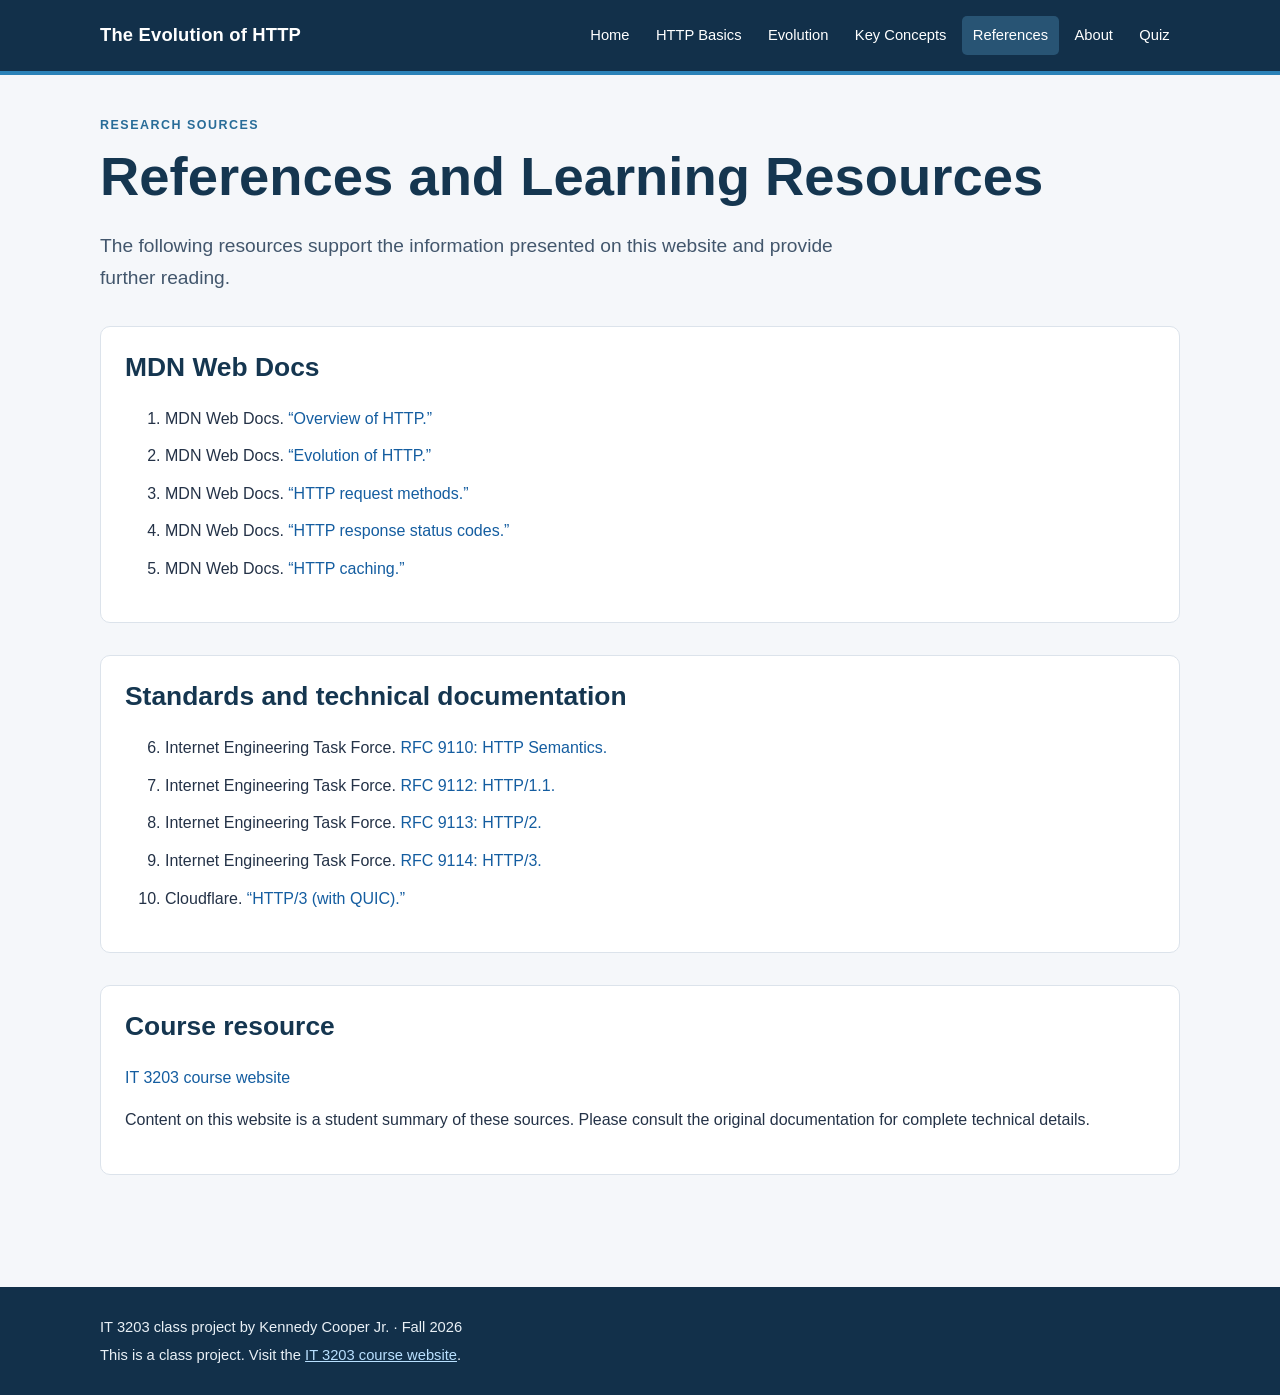
<file: references.html>
<!DOCTYPE html>
<html lang="en">
<head>
  <meta charset="UTF-8">
  <meta name="viewport" content="width=device-width, initial-scale=1.0">
  <title>The Evolution of HTTP | References</title>
  <link rel="stylesheet" href="style.css">
</head>
<body>
  <!-- Shared site header. -->
  <header class="site-header"><div class="container header-inner">
    <a class="site-name" href="index.html">The Evolution of HTTP</a>
    <nav aria-label="Main navigation"><ul class="nav-list">
      <li><a href="index.html">Home</a></li><li><a href="basics.html">HTTP Basics</a></li>
      <li><a href="evolution.html">Evolution</a></li><li><a href="concepts.html">Key Concepts</a></li>
      <li><a class="active" href="references.html">References</a></li><li><a href="about.html">About</a></li>
      <li><a href="quiz.html">Quiz</a></li>

    </ul></nav>
  </div></header>
  <main class="container page-content">
    <p class="eyebrow">Research sources</p>
    <h1>References and Learning Resources</h1>
    <p class="lead">The following resources support the information presented on this website and provide further reading.</p>
    <section class="content-section">
      <h2>MDN Web Docs</h2>
      <ol class="reference-list">
        <li>MDN Web Docs. <a href="https://developer.mozilla.org/en-US/docs/Web/HTTP/Guides/Overview">“Overview of HTTP.”</a></li>
        <li>MDN Web Docs. <a href="https://developer.mozilla.org/en-US/docs/Web/HTTP/Guides/Evolution_of_HTTP">“Evolution of HTTP.”</a></li>
        <li>MDN Web Docs. <a href="https://developer.mozilla.org/en-US/docs/Web/HTTP/Reference/Methods">“HTTP request methods.”</a></li>
        <li>MDN Web Docs. <a href="https://developer.mozilla.org/en-US/docs/Web/HTTP/Reference/Status">“HTTP response status codes.”</a></li>
        <li>MDN Web Docs. <a href="https://developer.mozilla.org/en-US/docs/Web/HTTP/Guides/Caching">“HTTP caching.”</a></li>
      </ol>
    </section>
    <section class="content-section">
      <h2>Standards and technical documentation</h2>
      <ol class="reference-list" start="6">
        <li>Internet Engineering Task Force. <a href="https://www.rfc-editor.org/rfc/rfc9110.html">RFC 9110: HTTP Semantics.</a></li>
        <li>Internet Engineering Task Force. <a href="https://www.rfc-editor.org/rfc/rfc9112.html">RFC 9112: HTTP/1.1.</a></li>
        <li>Internet Engineering Task Force. <a href="https://www.rfc-editor.org/rfc/rfc9113.html">RFC 9113: HTTP/2.</a></li>
        <li>Internet Engineering Task Force. <a href="https://www.rfc-editor.org/rfc/rfc9114.html">RFC 9114: HTTP/3.</a></li>
        <li>Cloudflare. <a href="https://developers.cloudflare.com/speed/optimization/protocol/http3/">“HTTP/3 (with QUIC).”</a></li>
      </ol>
    </section>
    <section class="content-section">
      <h2>Course resource</h2>
      <p><a href="https://ksuweb.github.io/IT3203/">IT 3203 course website</a></p>
      <p>Content on this website is a student summary of these sources. Please consult the original documentation for complete technical details.</p>
    </section>
  </main>
  <footer class="site-footer"><div class="container">
    <p>IT 3203 class project by Kennedy Cooper Jr. · Fall 2026</p>
    <p>This is a class project. Visit the <a href="https://ksuweb.github.io/IT3203/">IT 3203 course website</a>.</p>
  </div></footer>
</body>
</html>
</file>
<file: style.css>
/* One shared stylesheet for all six pages. */

/* Element selector: establishes readable defaults for the whole site. */
* {
  box-sizing: border-box;
}

body {
  margin: 0;
  font-family: Arial, Helvetica, sans-serif;
  line-height: 1.65;
  color: #243247;
  background: #f5f7fa;
}

img {
  max-width: 100%;
  height: auto;
}

a {
  color: #145da0;
  text-decoration: none;
}

/* Pseudo-class selector: links change appearance when a visitor hovers. */
a:hover {
  color: #0b3a68;
  text-decoration: underline;
}

.container {
  width: min(1080px, 92%);
  margin: 0 auto;
}

.site-header {
  background: #12304a;
  color: #ffffff;
  border-bottom: 4px solid #2b82b8;
}

.header-inner {
  display: flex; /* Flexbox lays out the site title and navigation. */
  align-items: center;
  justify-content: space-between;
  gap: 1rem;
  padding: 1rem 0;
}

.site-name {
  color: #ffffff;
  font-weight: 700;
  font-size: 1.15rem;
  letter-spacing: 0.01em;
}

.site-name:hover {
  color: #dceefa;
}

.nav-list {
  display: flex;
  flex-wrap: wrap;
  gap: 0.35rem;
  list-style: none;
  padding: 0;
  margin: 0;
}

.nav-list a {
  display: block;
  color: #ffffff;
  padding: 0.45rem 0.65rem;
  border-radius: 5px;
  font-size: 0.92rem;
}

.nav-list a:hover,
.nav-list a.active {
  background: #285474;
  text-decoration: none;
}

.hero {
  padding: 4rem 0 3rem;
  max-width: 800px;
}

.eyebrow {
  margin: 0 0 0.5rem;
  color: #286c98;
  text-transform: uppercase;
  font-size: 0.78rem;
  font-weight: 700;
  letter-spacing: 0.12em;
}

h1, h2, h3 {
  line-height: 1.25;
  color: #153650;
}

h1 {
  margin: 0 0 1rem;
  font-size: clamp(2.1rem, 5vw, 3.4rem);
}

h2 {
  margin-top: 0;
  font-size: 1.65rem;
}

h3 {
  font-size: 1.15rem;
}

.lead {
  color: #42566c;
  font-size: 1.2rem;
  max-width: 760px;
}

.button-link {
  display: inline-block;
  margin-top: 0.5rem;
  padding: 0.7rem 1rem;
  color: #ffffff;
  background: #145da0;
  border: 1px solid #145da0;
  border-radius: 6px;
  font-weight: 700;
}

.button-link:hover {
  color: #ffffff;
  background: #0b3a68;
  text-decoration: none;
}

.content-section {
  margin: 2rem 0;
  padding: 1.5rem;
  background: #ffffff;
  border: 1px solid #dce3eb;
  border-radius: 10px;
}

.card-grid {
  display: grid; /* CSS Grid creates even columns for the home-page cards. */
  grid-template-columns: repeat(3, minmax(0, 1fr));
  gap: 1rem;
}

.info-card {
  padding: 1.2rem;
  background: #ffffff;
  border: 1px solid #dce3eb;
  border-radius: 8px;
}

.info-card h2,
.info-card h3 {
  margin-top: 0;
}

.two-column {
  display: grid;
  grid-template-columns: 1.1fr 0.9fr;
  gap: 1.5rem;
  align-items: center;
}

.diagram {
  margin: 0;
  padding: 1rem;
  background: #eef4f8;
  border: 1px solid #dce3eb;
  border-radius: 8px;
}

figcaption {
  margin-top: 0.5rem;
  color: #536579;
  font-size: 0.9rem;
}

table {
  width: 100%;
  border-collapse: collapse;
  margin: 1rem 0;
  background: #ffffff;
}

th, td {
  padding: 0.75rem;
  text-align: left;
  vertical-align: top;
  border: 1px solid #d5dee8;
}

th {
  background: #eaf1f6;
  color: #153650;
}

tbody tr:nth-child(even) {
  background: #f7f9fb;
}

.page-content {
  padding-top: 2.5rem;
  padding-bottom: 2rem;
}

.timeline {
  border-left: 4px solid #2b82b8;
}

.timeline article {
  margin: 0 0 1.5rem;
  padding-left: 1rem;
  border-bottom: 1px solid #e0e6ed;
}

.timeline article:last-child {
  margin-bottom: 0;
  border-bottom: 0;
}

.timeline h2 {
  font-size: 1.3rem;
  margin-bottom: 0.4rem;
}

.concept-list {
  display: grid;
  grid-template-columns: repeat(2, minmax(0, 1fr));
  gap: 1rem;
}

.reference-list li {
  margin-bottom: 0.7rem;
  overflow-wrap: anywhere;
}

.note {
  border-left: 4px solid #2b82b8;
}

.site-footer {
  margin-top: 3rem;
  padding: 1.5rem 0;
  color: #e9f0f6;
  background: #12304a;
  font-size: 0.92rem;
}

.site-footer p {
  margin: 0.25rem 0;
}

.site-footer a {
  color: #b9e0ff;
  text-decoration: underline;
}

/* Class selector: reusable note style and other named sections are above. */

/* Smaller screens: navigation and content columns wrap instead of overflowing. */
@media (max-width: 760px) {
  .header-inner {
    align-items: flex-start;
    flex-direction: column;
  }

  .card-grid,
  .two-column,
  .concept-list {
    grid-template-columns: 1fr;
  }

  .hero {
    padding-top: 2.5rem;
  }

  .content-section {
    padding: 1rem;
  }

  table {
    font-size: 0.9rem;
  }

  th, td {
    padding: 0.5rem;
  }
}

/* ==================================
   Milestone 2 - HTTP Quiz Styling
   ================================== */

/* Quiz introduction and timer */
.quiz-timer {
  background: #12304a;
  color: white;
  padding: 16px;
  border-radius: 8px;
  text-align: center;
  font-size: 1.3rem;
  margin: 25px 0;
  font-weight: bold;
}

#timer {
  color: #a9e1ff;
  font-size: 1.5rem;
}

/* Individual question containers */
#quizForm fieldset {
  background: #ffffff;
  border: 1px solid #d8e1ea;
  border-radius: 10px;
  padding: 22px;
  margin-bottom: 22px;
  box-shadow: 0 3px 8px rgba(0, 0, 0, 0.05);
}

#quizForm legend {
  font-weight: bold;
  color: #12304a;
  font-size: 1.05rem;
  padding: 0 8px;
}

/* Answer options */
#quizForm label {
  display: block;
  background: #f5f7fa;
  padding: 12px;
  margin: 9px 0;
  border: 1px solid #d8e1ea;
  border-radius: 6px;
  cursor: pointer;
  transition: background 0.2s;
}

#quizForm label:hover {
  background: #e4f1fa;
  border-color: #2b82b8;
}

#quizForm input[type="radio"],
#quizForm input[type="checkbox"] {
  margin-right: 10px;
  accent-color: #145da0;
}

/* Fill-in-the-blank answers */
#quizForm input[type="text"] {
  width: 100%;
  padding: 13px;
  border: 1px solid #b9c9d6;
  border-radius: 6px;
  font-size: 1rem;
  margin-top: 10px;
}

#quizForm input[type="text"]:focus {
  outline: 2px solid #2b82b8;
  border-color: #2b82b8;
}

/* Submit and reset buttons */
.quiz-actions {
  display: flex;
  flex-wrap: wrap;
  gap: 15px;
  margin: 25px 0;
}

.quiz-actions button {
  background: #145da0;
  color: white;
  border: none;
  border-radius: 6px;
  padding: 13px 24px;
  font-size: 1rem;
  font-weight: bold;
  cursor: pointer;
}

.quiz-actions button:hover {
  background: #0b3a68;
}

#resetQuiz {
  background: #596b7c;
}

#resetQuiz:hover {
  background: #354657;
}

.quiz-actions button:disabled {
  opacity: 0.5;
  cursor: not-allowed;
}

/* Quiz results */
#results {
  margin: 25px 0;
}

#results[hidden] {
  display: none;
}

.result-summary {
  padding: 24px;
  border-radius: 8px;
  margin-bottom: 25px;
  text-align: center;
}

.quiz-pass .result-summary {
  background: #e2f5e8;
  border: 2px solid #27854b;
  color: #155d32;
}

.quiz-fail .result-summary {
  background: #fde8e8;
  border: 2px solid #c74343;
  color: #922929;
}

/* Individual answer feedback */
.correct-answer,
.incorrect-answer {
  background: white;
  padding: 16px;
  margin: 12px 0;
  border-radius: 7px;
}

.correct-answer {
  border-left: 5px solid #27854b;
}

.incorrect-answer {
  border-left: 5px solid #c74343;
}

.correct-answer h3 {
  color: #27854b;
}

.incorrect-answer h3 {
  color: #c74343;
}

/* Mobile-friendly quiz layout */
@media (max-width: 600px) {
  #quizForm fieldset {
    padding: 15px;
  }

  .quiz-actions {
    flex-direction: column;
  }

  .quiz-actions button {
    width: 100%;
  }
}
</file>
